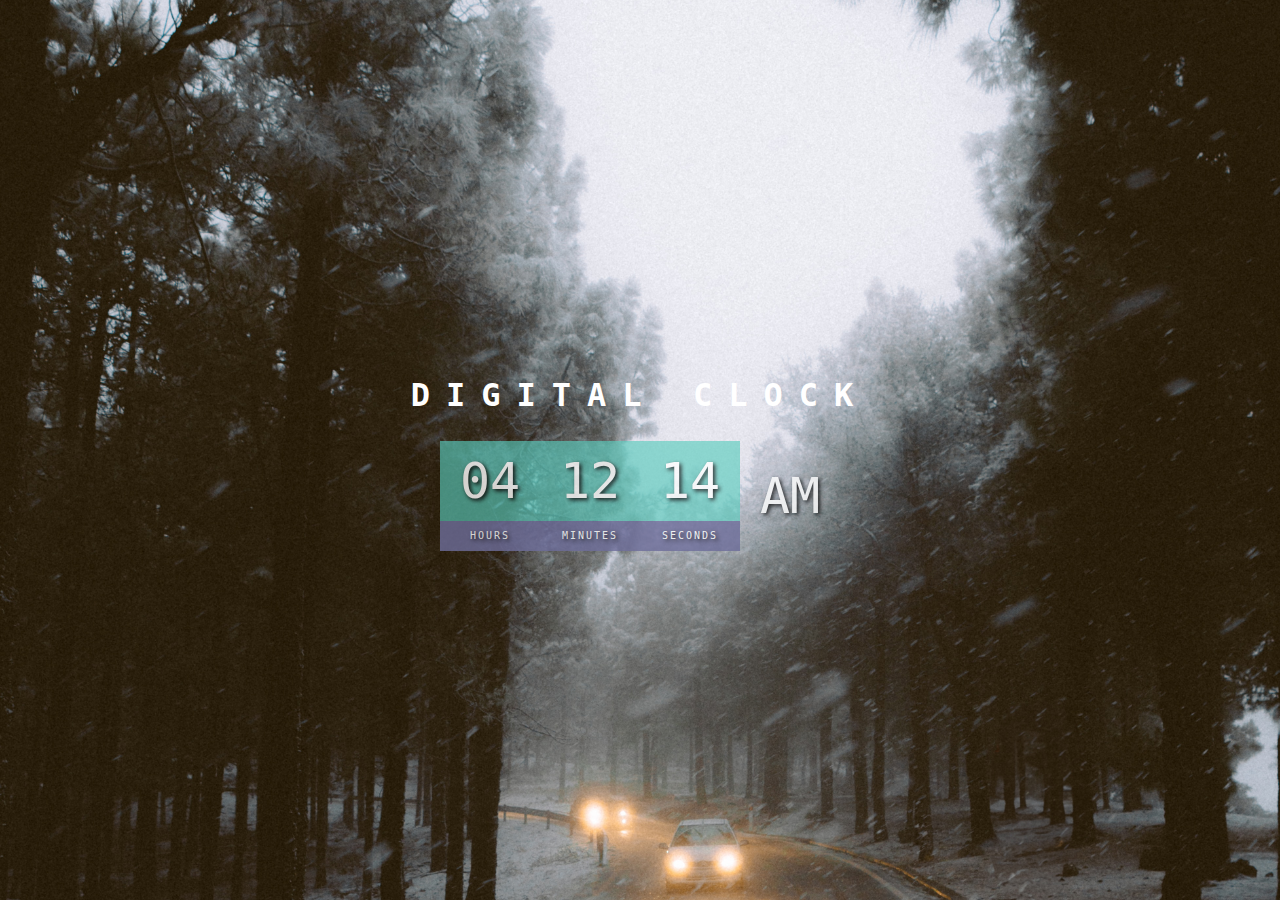
<file: digital cllock/index.html>
<!DOCTYPE html>
<html lang="en">
  <head>
    <meta charset="UTF-8" />
    <meta http-equiv="X-UA-Compatible" content="IE=edge" />
    <meta name="viewport" content="width=device-width, initial-scale=1.0" />
    <link rel="stylesheet" href="style.css" />
    <title>Digital clock</title>
  </head>
  <body>
    <h2>Digital Clock</h2>
    <div class="clock">
      <div>
        <span id="hour">00</span>
        <span class="text">hours</span>
      </div>
      <div>
        <span id="minutes">00</span>
        <span class="text">minutes</span>
      </div>
      <div>
        <span id="seconds">00</span>
        <span class="text">seconds</span>
      </div>
      <div>
        <span id="ampm">AM</span>
      </div>
    </div>
    <script src="script.js"></script>
  </body>
</html>
</file>
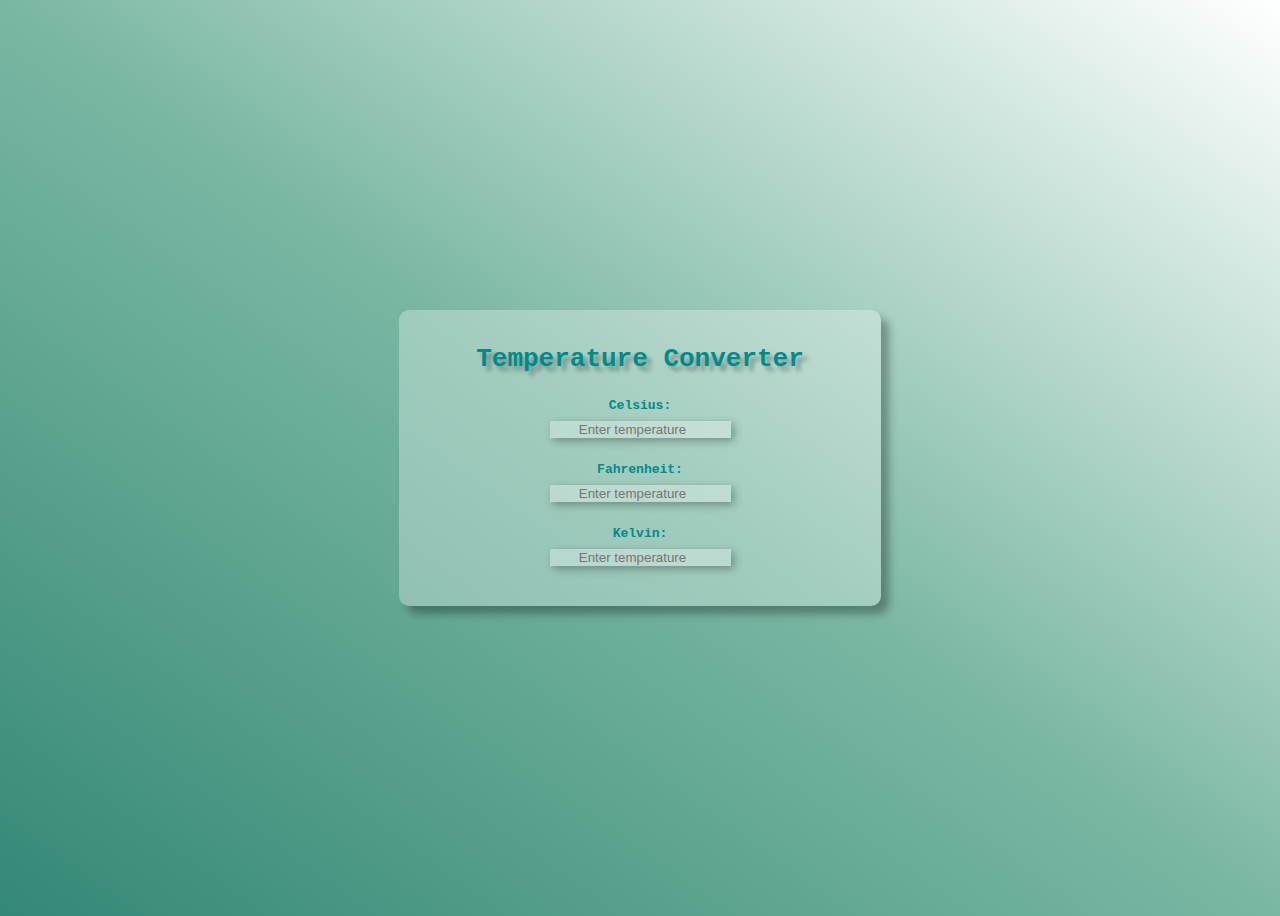
<file: temperature-converter/index.html>
<!DOCTYPE html>
<html lang="en">
  <head>
    <meta charset="UTF-8" />
    <meta http-equiv="X-UA-Compatible" content="IE=edge" />
    <meta name="viewport" content="width=device-width, initial-scale=1.0" />
    <title>temprature converter</title>
    <link rel="stylesheet" href="style.css" />
  </head>
  <body>
    <div class="container">
      <h1 class="heading">Temperature converter</h1>
      <div class="temp-container">
        <label for="celsius">Celsius: </label>
        <input
          onchange="calcTemp(event)"
          type="number"
          name="celsius"
          id="celsius"
          placeholder="Enter temperature"
          class="input"
        />
      </div>
      <div class="temp-container">
        <label for="fahrenheit">fahrenheit: </label>
        <input
          onchange="calcTemp(event)"
          type="number"
          name="fahrenheit"
          id="fahrenheit"
          placeholder="Enter temperature"
          class="input"
        />
      </div>
      <div class="temp-container">
        <label for="kelvin">kelvin: </label>
        <input
          onchange="calcTemp(event)"
          type="number"
          name="kelvin"
          id="kelvin"
          placeholder="Enter temperature"
          class="input"
        />
      </div>
    </div>
    <script src="script.js"></script>
  </body>
</html>
</file>
<file: digital cllock/style.css>
body {
  margin: 0;
  display: flex;
  flex-direction: column;
  align-items: center;
  justify-content: center;
  height: 100vh;
  width: 100vw;
  background-image: url("./background-bg.jpg");
  background-size: cover;
  background-position: center;
  background-repeat: no-repeat;
  font-family: monospace;
}
h2 {
  text-transform: uppercase;
  letter-spacing: 1rem;
  font-size: 2rem;
  text-align: center;
  color: white;
}
.clock {
  display: flex;
  justify-content: center;
  align-items: center;
}

.clock div {
  margin: 0;
}
.clock span {
  width: 100px;
  height: 80px;
  background-color: rgb(90, 205, 190, 0.8);
  opacity: 0.8;
  color: white;
  display: flex;
  justify-content: center;
  align-items: center;
  font-size: 50px;
  text-shadow: 2px 2px 4px black;
}
.clock .text {
  height: 30px;
  font-size: 10px;
  text-transform: uppercase;
  letter-spacing: 2px;
  background: rgb(110, 110, 155);
  opacity: 0.8;
}
#ampm {
  background-color: transparent;
}
</file>
<file: temperature-converter/style.css>
body {
  font-family: monospace;
  background: linear-gradient(
    to left bottom,
    white,
    rgb(122, 183, 163),
    rgb(52, 136, 118)
  );
  min-height: 100vh;
  display: flex;
  align-items: center;
  justify-content: center;
  text-transform: capitalize;
  color: darkcyan;
  font-weight: bold;
}

.container {
  background-color: rgba(255, 255, 255, 0.3);
  padding: 1rem;
  border-radius: 10px;
  width: 75%;
  max-width: 450px;
  box-shadow: 8px 8px 8px rgba(0, 0, 0, 0.3);
}
h1 {
  text-align: center;
  text-shadow: 5px 5px 4px rgba(0, 0, 0, 0.3);
}
.temp-container {
  text-align: center;
  margin: 1.5rem;
  font-weight: bold;
}
label {
  display: block;
}
input {
  border: 0.2rem solid;
  text-align: center;
  box-shadow: 3px 3px 8px rgba(0, 0, 0, 0.3);
  margin-top: 0.5rem;
  background-color: rgba(255, 255, 255, 0.3);
  border: none;
  outline: none;
  color: rgb(12, 94, 57);
}
</file>
